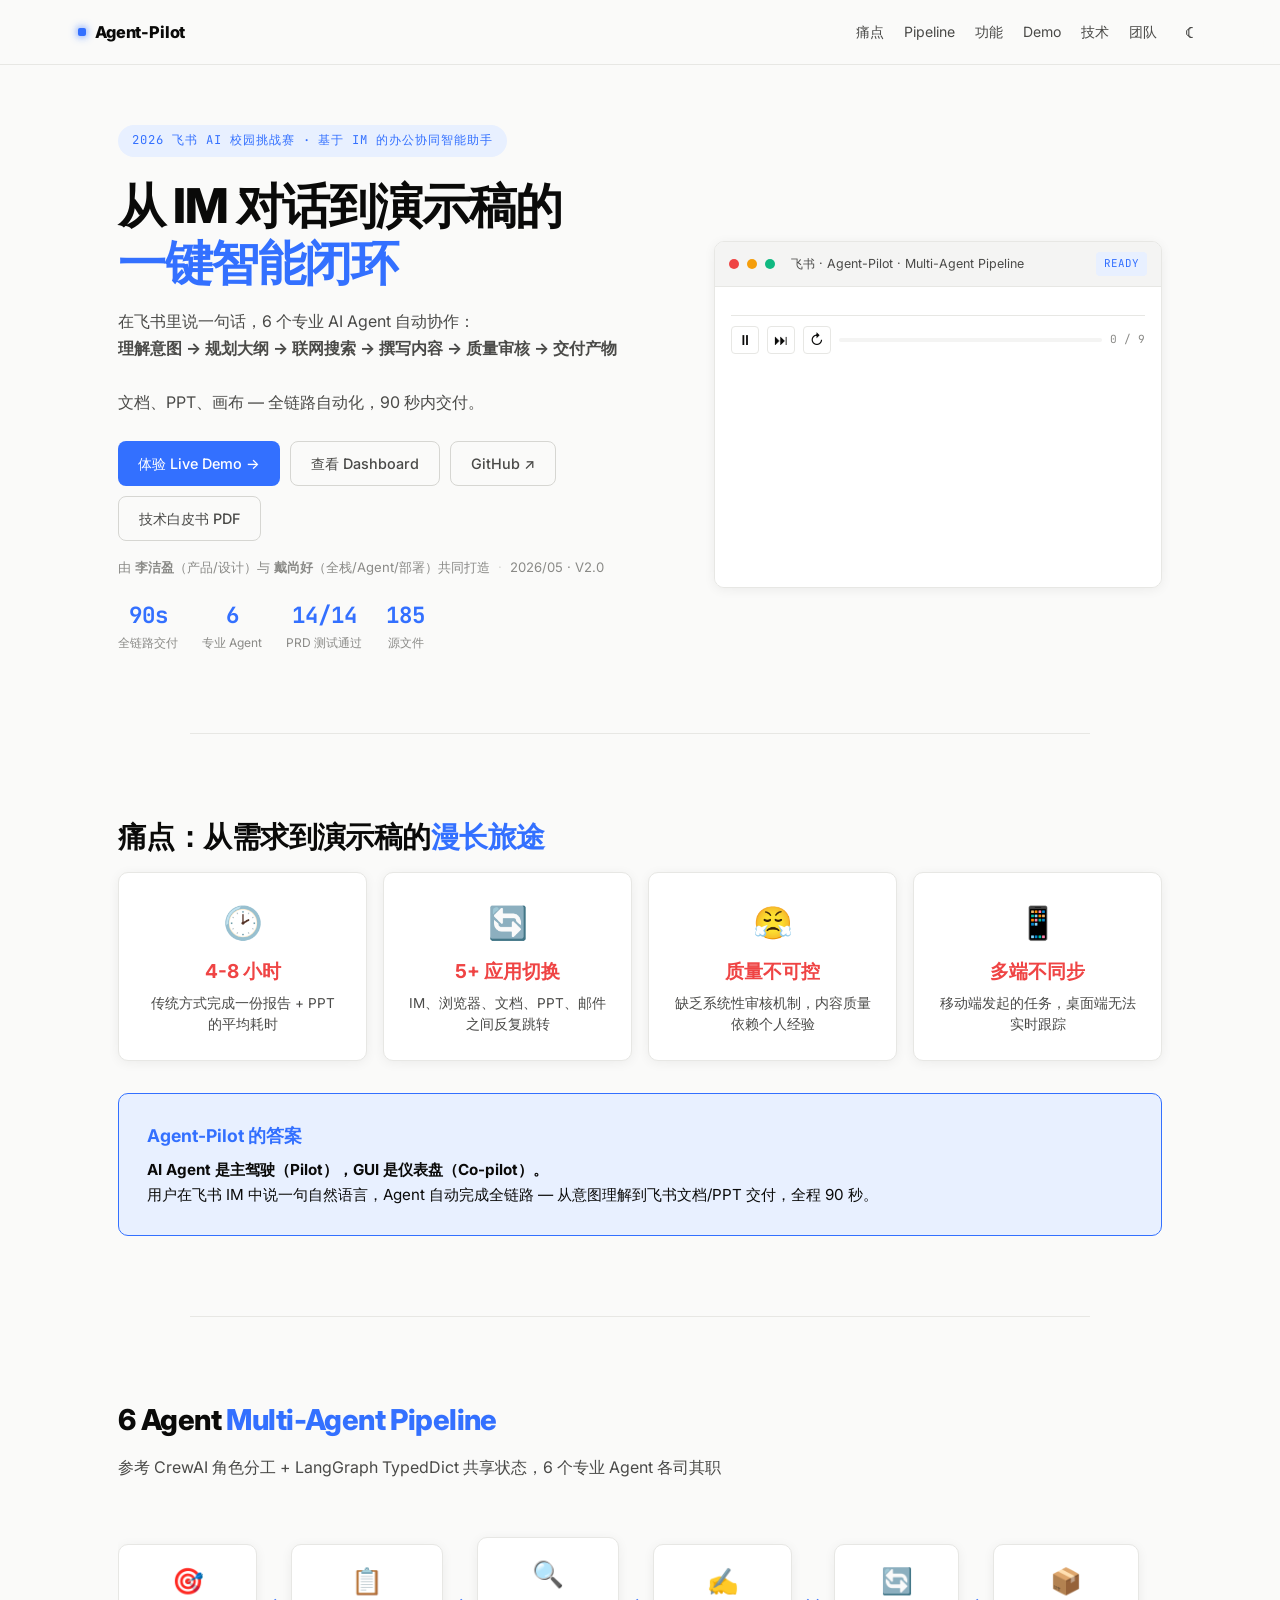
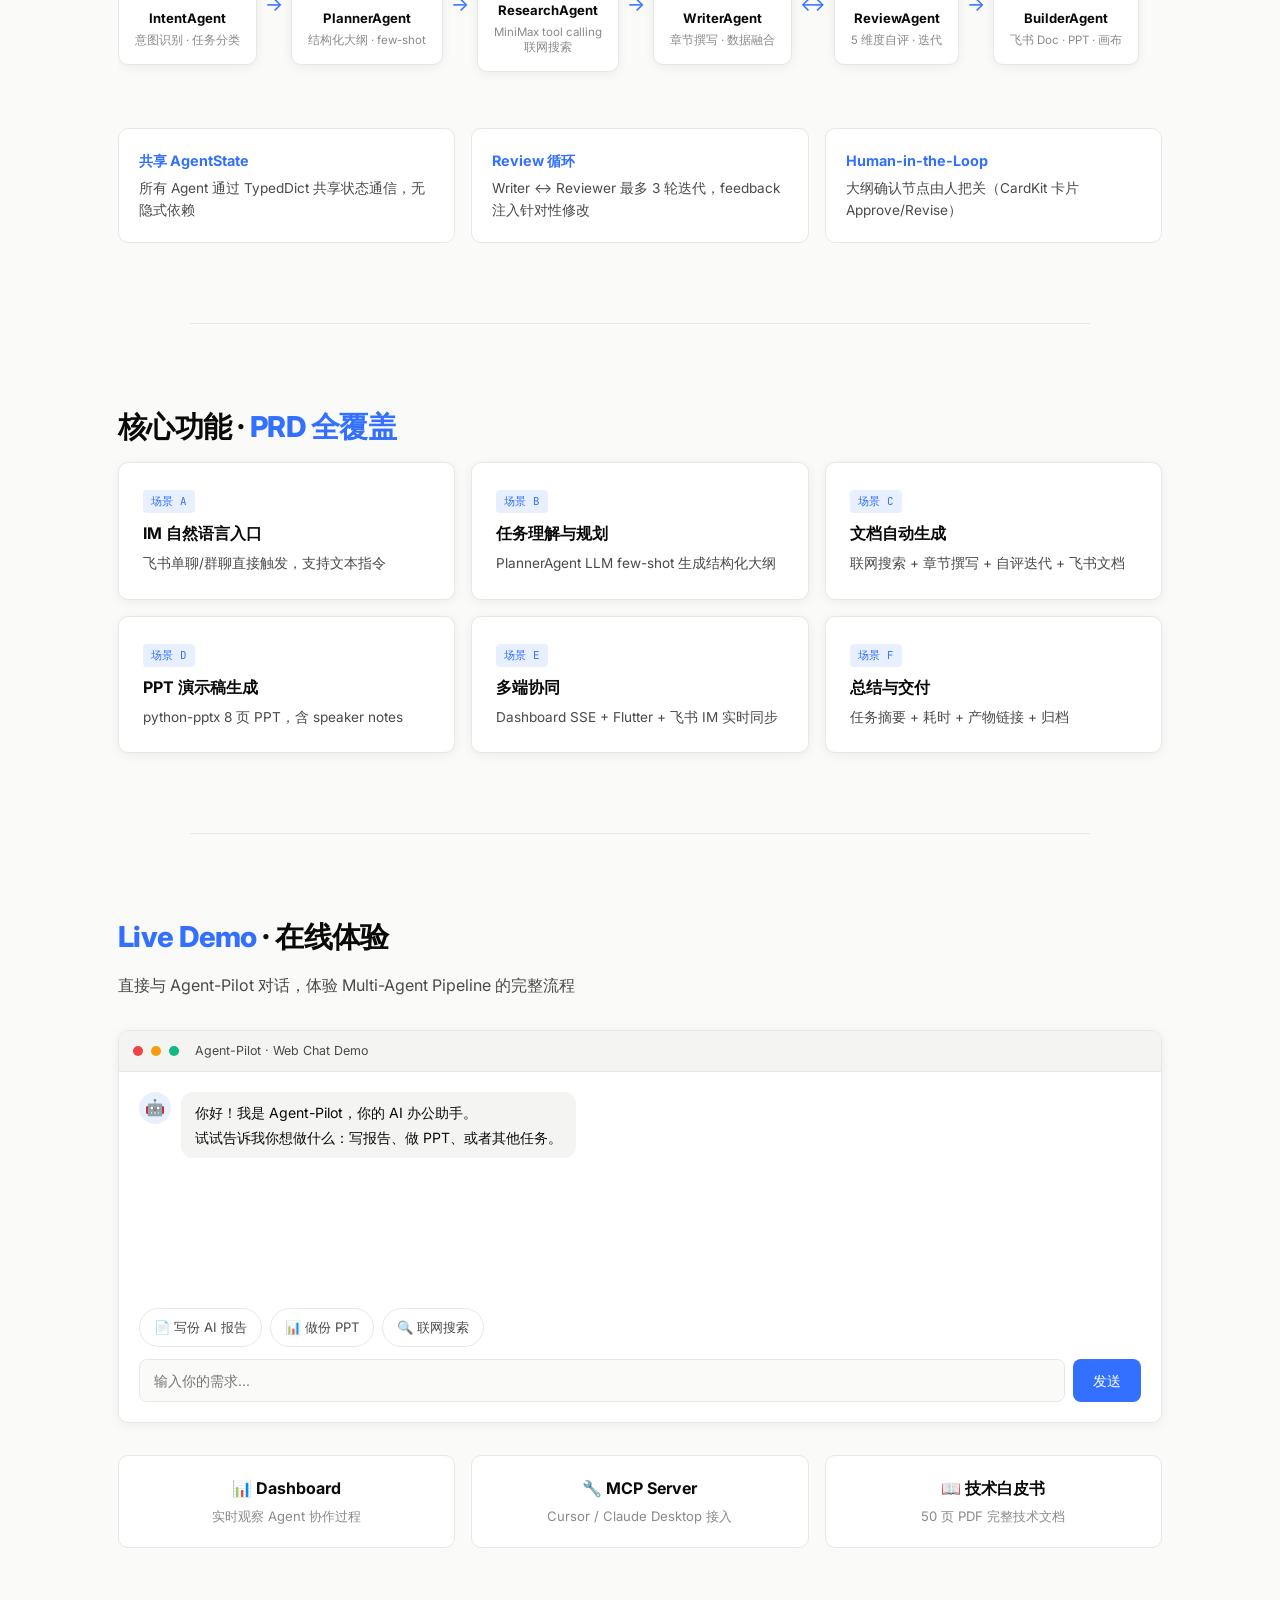
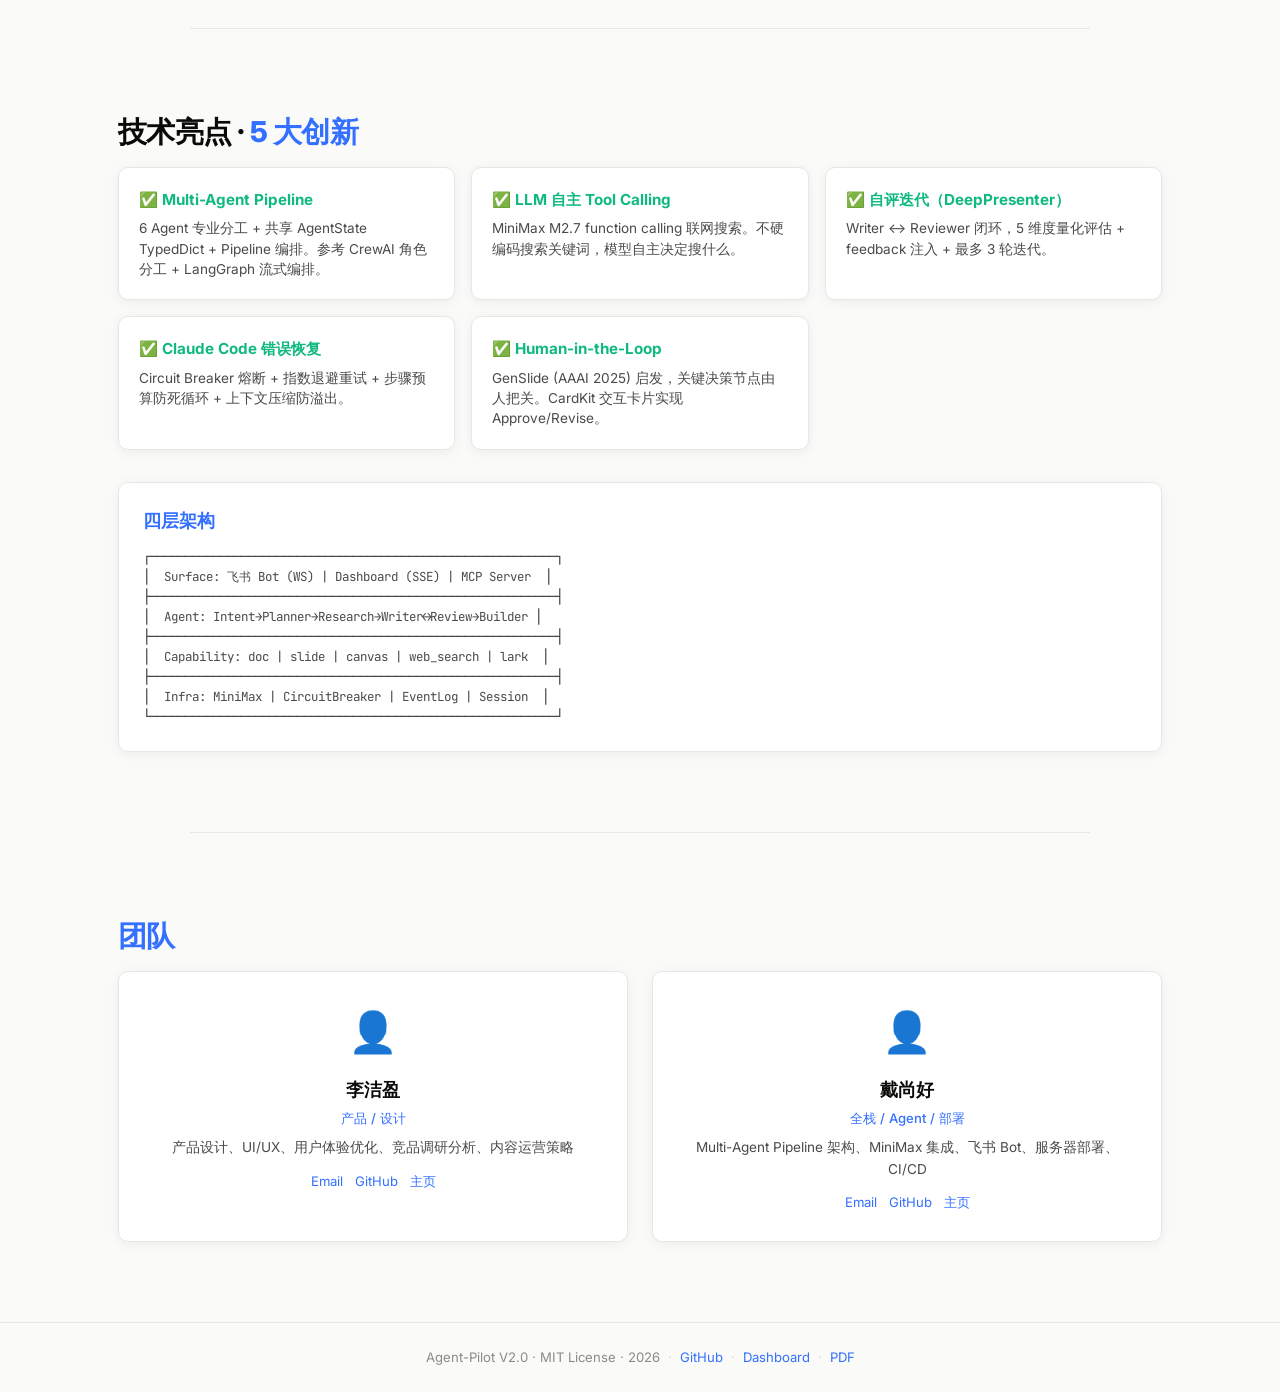
<file: website/index.html>
<!doctype html>
<html lang="zh-CN">
<head>
<meta charset="utf-8">
<meta name="viewport" content="width=device-width,initial-scale=1">
<title>Agent-Pilot · 从 IM 对话到演示稿的一键智能闭环</title>
<meta name="description" content="Agent-Pilot 是飞书 IM 上的 Multi-Agent 协同办公助手。6 个专业 AI Agent 协作，一句话完成从需求理解到文档/PPT 交付的全链路自动化。2026 飞书 AI 校园挑战赛参赛作品。">
<meta name="theme-color" content="#fafaf9">
<link rel="preconnect" href="https://fonts.googleapis.com">
<link rel="preconnect" href="https://fonts.gstatic.com" crossorigin>
<link href="https://fonts.googleapis.com/css2?family=Inter:wght@300;400;500;600;700;800&family=JetBrains+Mono:wght@400;500;600&display=swap" rel="stylesheet">
<link rel="stylesheet" href="style.css">
</head>
<body>

<!-- Nav -->
<nav class="topbar">
  <div class="inner">
    <a href="#top" class="logo"><span class="dot"></span>Agent-Pilot</a>
    <div class="links">
      <a href="#problem">痛点</a>
      <a href="#pipeline">Pipeline</a>
      <a href="#features">功能</a>
      <a href="#demo">Demo</a>
      <a href="#tech">技术</a>
      <a href="#team">团队</a>
      <button class="theme-btn" id="themeToggle" aria-label="Toggle theme">&#9790;</button>
    </div>
  </div>
</nav>

<!-- Hero -->
<section id="top" class="hero container">
  <div class="tag">2026 飞书 AI 校园挑战赛 · 基于 IM 的办公协同智能助手</div>
  <div class="hero-grid">
    <div>
      <h1>从 IM 对话到演示稿的<br/><em>一键智能闭环</em></h1>
      <p class="subtitle">
        在飞书里说一句话，6 个专业 AI Agent 自动协作：<br/>
        <strong>理解意图 &rarr; 规划大纲 &rarr; 联网搜索 &rarr; 撰写内容 &rarr; 质量审核 &rarr; 交付产物</strong><br/><br/>
        文档、PPT、画布 &mdash; 全链路自动化，90 秒内交付。
      </p>
      <div class="cta-row">
        <a href="#demo" class="btn btn-primary">体验 Live Demo &rarr;</a>
        <a href="/dashboard" class="btn btn-ghost">查看 Dashboard</a>
        <a href="https://github.com/bcefghj/Agent-Pilot" target="_blank" rel="noopener" class="btn btn-ghost">GitHub &nearr;</a>
        <a href="/agent_pilot_report.pdf" class="btn btn-ghost">技术白皮书 PDF</a>
      </div>
      <div class="meta-row">
        <span>由 <strong>李洁盈</strong>（产品/设计）与 <strong>戴尚好</strong>（全栈/Agent/部署）共同打造</span>
        <span class="sep">&middot;</span>
        <span>2026/05 &middot; V2.0</span>
      </div>
      <div class="stats" id="heroStats"></div>
    </div>

    <div class="imsim-frame">
      <div class="imsim-bar">
        <span class="dot r"></span><span class="dot y"></span><span class="dot g"></span>
        <span class="title">飞书 &middot; Agent-Pilot &middot; Multi-Agent Pipeline</span>
        <span class="badge" id="simStateBadge">READY</span>
      </div>
      <div class="imsim-body">
        <div class="imsim-stream" id="simStream"></div>
        <div class="imsim-controls">
          <button id="simPlay" title="播放/暂停">&#9654;</button>
          <button id="simStep" title="单步">&#9197;</button>
          <button id="simReset" title="重播">&#8635;</button>
          <div class="progress"><i id="simProgress"></i></div>
          <span class="label" id="simLabel">0 / 0</span>
        </div>
      </div>
    </div>
  </div>
</section>

<div class="divider"></div>

<!-- Problem -->
<section id="problem" class="container reveal">
  <h2 class="section-title">痛点：从需求到演示稿的<em>漫长旅途</em></h2>
  <div class="pain-grid">
    <div class="pain-card">
      <div class="pain-icon">&#128337;</div>
      <h3>4-8 小时</h3>
      <p>传统方式完成一份报告 + PPT 的平均耗时</p>
    </div>
    <div class="pain-card">
      <div class="pain-icon">&#128260;</div>
      <h3>5+ 应用切换</h3>
      <p>IM、浏览器、文档、PPT、邮件之间反复跳转</p>
    </div>
    <div class="pain-card">
      <div class="pain-icon">&#128548;</div>
      <h3>质量不可控</h3>
      <p>缺乏系统性审核机制，内容质量依赖个人经验</p>
    </div>
    <div class="pain-card">
      <div class="pain-icon">&#128241;</div>
      <h3>多端不同步</h3>
      <p>移动端发起的任务，桌面端无法实时跟踪</p>
    </div>
  </div>
  <div class="solution-box reveal">
    <h3>Agent-Pilot 的答案</h3>
    <p><strong>AI Agent 是主驾驶（Pilot），GUI 是仪表盘（Co-pilot）。</strong><br/>
    用户在飞书 IM 中说一句自然语言，Agent 自动完成全链路 &mdash; 从意图理解到飞书文档/PPT 交付，全程 90 秒。</p>
  </div>
</section>

<div class="divider"></div>

<!-- Pipeline -->
<section id="pipeline" class="container reveal">
  <h2 class="section-title">6 Agent <em>Multi-Agent Pipeline</em></h2>
  <p class="section-desc">参考 CrewAI 角色分工 + LangGraph TypedDict 共享状态，6 个专业 Agent 各司其职</p>

  <div class="pipeline-flow">
    <div class="agent-node" data-agent="intent">
      <div class="agent-icon">&#127919;</div>
      <h4>IntentAgent</h4>
      <p>意图识别 &middot; 任务分类</p>
    </div>
    <div class="pipe-arrow">&rarr;</div>
    <div class="agent-node" data-agent="planner">
      <div class="agent-icon">&#128203;</div>
      <h4>PlannerAgent</h4>
      <p>结构化大纲 &middot; few-shot</p>
    </div>
    <div class="pipe-arrow">&rarr;</div>
    <div class="agent-node" data-agent="research">
      <div class="agent-icon">&#128269;</div>
      <h4>ResearchAgent</h4>
      <p>MiniMax tool calling<br/>联网搜索</p>
    </div>
    <div class="pipe-arrow">&rarr;</div>
    <div class="agent-node" data-agent="writer">
      <div class="agent-icon">&#9997;&#65039;</div>
      <h4>WriterAgent</h4>
      <p>章节撰写 &middot; 数据融合</p>
    </div>
    <div class="pipe-arrow">&harr;</div>
    <div class="agent-node" data-agent="review">
      <div class="agent-icon">&#128260;</div>
      <h4>ReviewAgent</h4>
      <p>5 维度自评 &middot; 迭代</p>
    </div>
    <div class="pipe-arrow">&rarr;</div>
    <div class="agent-node" data-agent="builder">
      <div class="agent-icon">&#128230;</div>
      <h4>BuilderAgent</h4>
      <p>飞书 Doc &middot; PPT &middot; 画布</p>
    </div>
  </div>

  <div class="pipeline-detail reveal">
    <div class="detail-card">
      <h4>共享 AgentState</h4>
      <p>所有 Agent 通过 TypedDict 共享状态通信，无隐式依赖</p>
    </div>
    <div class="detail-card">
      <h4>Review 循环</h4>
      <p>Writer &harr; Reviewer 最多 3 轮迭代，feedback 注入针对性修改</p>
    </div>
    <div class="detail-card">
      <h4>Human-in-the-Loop</h4>
      <p>大纲确认节点由人把关（CardKit 卡片 Approve/Revise）</p>
    </div>
  </div>
</section>

<div class="divider"></div>

<!-- Features -->
<section id="features" class="container reveal">
  <h2 class="section-title">核心功能 &middot; <em>PRD 全覆盖</em></h2>
  <div class="feature-grid">
    <div class="feature-card">
      <span class="f-badge">场景 A</span>
      <h4>IM 自然语言入口</h4>
      <p>飞书单聊/群聊直接触发，支持文本指令</p>
    </div>
    <div class="feature-card">
      <span class="f-badge">场景 B</span>
      <h4>任务理解与规划</h4>
      <p>PlannerAgent LLM few-shot 生成结构化大纲</p>
    </div>
    <div class="feature-card">
      <span class="f-badge">场景 C</span>
      <h4>文档自动生成</h4>
      <p>联网搜索 + 章节撰写 + 自评迭代 + 飞书文档</p>
    </div>
    <div class="feature-card">
      <span class="f-badge">场景 D</span>
      <h4>PPT 演示稿生成</h4>
      <p>python-pptx 8 页 PPT，含 speaker notes</p>
    </div>
    <div class="feature-card">
      <span class="f-badge">场景 E</span>
      <h4>多端协同</h4>
      <p>Dashboard SSE + Flutter + 飞书 IM 实时同步</p>
    </div>
    <div class="feature-card">
      <span class="f-badge">场景 F</span>
      <h4>总结与交付</h4>
      <p>任务摘要 + 耗时 + 产物链接 + 归档</p>
    </div>
  </div>
</section>

<div class="divider"></div>

<!-- Demo -->
<section id="demo" class="container reveal">
  <h2 class="section-title"><em>Live Demo</em> &middot; 在线体验</h2>
  <p class="section-desc">直接与 Agent-Pilot 对话，体验 Multi-Agent Pipeline 的完整流程</p>

  <div class="demo-frame">
    <div class="demo-bar">
      <span class="dot r"></span><span class="dot y"></span><span class="dot g"></span>
      <span class="title">Agent-Pilot &middot; Web Chat Demo</span>
    </div>
    <div class="demo-body">
      <div class="chat-messages" id="chatMessages">
        <div class="msg bot">
          <div class="msg-avatar">&#129302;</div>
          <div class="msg-content">
            <p>你好！我是 Agent-Pilot，你的 AI 办公助手。</p>
            <p>试试告诉我你想做什么：写报告、做 PPT、或者其他任务。</p>
          </div>
        </div>
      </div>
      <div class="chat-suggestions">
        <button class="suggest-btn" data-msg="帮我写一份 AI Agent 技术报告">&#128196; 写份 AI 报告</button>
        <button class="suggest-btn" data-msg="做一份 8 页飞书开放平台 PPT">&#128202; 做份 PPT</button>
        <button class="suggest-btn" data-msg="搜索 2026 年 AI Agent 最新进展">&#128269; 联网搜索</button>
      </div>
      <div class="chat-input-row">
        <input type="text" id="chatInput" placeholder="输入你的需求..." autocomplete="off">
        <button id="chatSend" class="btn btn-primary">发送</button>
      </div>
    </div>
  </div>

  <div class="demo-links reveal">
    <a href="/dashboard" class="demo-link-card">
      <h4>&#128202; Dashboard</h4>
      <p>实时观察 Agent 协作过程</p>
    </a>
    <a href="/sse" class="demo-link-card">
      <h4>&#128295; MCP Server</h4>
      <p>Cursor / Claude Desktop 接入</p>
    </a>
    <a href="/agent_pilot_report.pdf" class="demo-link-card">
      <h4>&#128214; 技术白皮书</h4>
      <p>50 页 PDF 完整技术文档</p>
    </a>
  </div>
</section>

<div class="divider"></div>

<!-- Tech -->
<section id="tech" class="container reveal">
  <h2 class="section-title">技术亮点 &middot; <em>5 大创新</em></h2>
  <div class="tech-grid">
    <div class="tech-card">
      <h4>&#9989; Multi-Agent Pipeline</h4>
      <p>6 Agent 专业分工 + 共享 AgentState TypedDict + Pipeline 编排。参考 CrewAI 角色分工 + LangGraph 流式编排。</p>
    </div>
    <div class="tech-card">
      <h4>&#9989; LLM 自主 Tool Calling</h4>
      <p>MiniMax M2.7 function calling 联网搜索。不硬编码搜索关键词，模型自主决定搜什么。</p>
    </div>
    <div class="tech-card">
      <h4>&#9989; 自评迭代（DeepPresenter）</h4>
      <p>Writer &harr; Reviewer 闭环，5 维度量化评估 + feedback 注入 + 最多 3 轮迭代。</p>
    </div>
    <div class="tech-card">
      <h4>&#9989; Claude Code 错误恢复</h4>
      <p>Circuit Breaker 熔断 + 指数退避重试 + 步骤预算防死循环 + 上下文压缩防溢出。</p>
    </div>
    <div class="tech-card">
      <h4>&#9989; Human-in-the-Loop</h4>
      <p>GenSlide (AAAI 2025) 启发，关键决策节点由人把关。CardKit 交互卡片实现 Approve/Revise。</p>
    </div>
  </div>

  <div class="arch-box reveal">
    <h3>四层架构</h3>
    <pre class="arch-diagram">
&#9484;&#9472;&#9472;&#9472;&#9472;&#9472;&#9472;&#9472;&#9472;&#9472;&#9472;&#9472;&#9472;&#9472;&#9472;&#9472;&#9472;&#9472;&#9472;&#9472;&#9472;&#9472;&#9472;&#9472;&#9472;&#9472;&#9472;&#9472;&#9472;&#9472;&#9472;&#9472;&#9472;&#9472;&#9472;&#9472;&#9472;&#9472;&#9472;&#9472;&#9472;&#9472;&#9472;&#9472;&#9472;&#9472;&#9472;&#9472;&#9472;&#9472;&#9472;&#9472;&#9472;&#9472;&#9472;&#9472;&#9472;&#9472;&#9472;&#9488;
&#9474;  Surface: &#39134;&#20070; Bot (WS) | Dashboard (SSE) | MCP Server  &#9474;
&#9500;&#9472;&#9472;&#9472;&#9472;&#9472;&#9472;&#9472;&#9472;&#9472;&#9472;&#9472;&#9472;&#9472;&#9472;&#9472;&#9472;&#9472;&#9472;&#9472;&#9472;&#9472;&#9472;&#9472;&#9472;&#9472;&#9472;&#9472;&#9472;&#9472;&#9472;&#9472;&#9472;&#9472;&#9472;&#9472;&#9472;&#9472;&#9472;&#9472;&#9472;&#9472;&#9472;&#9472;&#9472;&#9472;&#9472;&#9472;&#9472;&#9472;&#9472;&#9472;&#9472;&#9472;&#9472;&#9472;&#9472;&#9472;&#9472;&#9508;
&#9474;  Agent: Intent&#8594;Planner&#8594;Research&#8594;Writer&#8596;Review&#8594;Builder &#9474;
&#9500;&#9472;&#9472;&#9472;&#9472;&#9472;&#9472;&#9472;&#9472;&#9472;&#9472;&#9472;&#9472;&#9472;&#9472;&#9472;&#9472;&#9472;&#9472;&#9472;&#9472;&#9472;&#9472;&#9472;&#9472;&#9472;&#9472;&#9472;&#9472;&#9472;&#9472;&#9472;&#9472;&#9472;&#9472;&#9472;&#9472;&#9472;&#9472;&#9472;&#9472;&#9472;&#9472;&#9472;&#9472;&#9472;&#9472;&#9472;&#9472;&#9472;&#9472;&#9472;&#9472;&#9472;&#9472;&#9472;&#9472;&#9472;&#9472;&#9508;
&#9474;  Capability: doc | slide | canvas | web_search | lark  &#9474;
&#9500;&#9472;&#9472;&#9472;&#9472;&#9472;&#9472;&#9472;&#9472;&#9472;&#9472;&#9472;&#9472;&#9472;&#9472;&#9472;&#9472;&#9472;&#9472;&#9472;&#9472;&#9472;&#9472;&#9472;&#9472;&#9472;&#9472;&#9472;&#9472;&#9472;&#9472;&#9472;&#9472;&#9472;&#9472;&#9472;&#9472;&#9472;&#9472;&#9472;&#9472;&#9472;&#9472;&#9472;&#9472;&#9472;&#9472;&#9472;&#9472;&#9472;&#9472;&#9472;&#9472;&#9472;&#9472;&#9472;&#9472;&#9472;&#9472;&#9508;
&#9474;  Infra: MiniMax | CircuitBreaker | EventLog | Session  &#9474;
&#9492;&#9472;&#9472;&#9472;&#9472;&#9472;&#9472;&#9472;&#9472;&#9472;&#9472;&#9472;&#9472;&#9472;&#9472;&#9472;&#9472;&#9472;&#9472;&#9472;&#9472;&#9472;&#9472;&#9472;&#9472;&#9472;&#9472;&#9472;&#9472;&#9472;&#9472;&#9472;&#9472;&#9472;&#9472;&#9472;&#9472;&#9472;&#9472;&#9472;&#9472;&#9472;&#9472;&#9472;&#9472;&#9472;&#9472;&#9472;&#9472;&#9472;&#9472;&#9472;&#9472;&#9472;&#9472;&#9472;&#9472;&#9472;&#9472;&#9496;</pre>
  </div>
</section>

<div class="divider"></div>

<!-- Team -->
<section id="team" class="container reveal">
  <h2 class="section-title"><em>团队</em></h2>
  <div class="team-grid">
    <div class="team-card">
      <div class="avatar-placeholder">&#128100;</div>
      <h4>李洁盈</h4>
      <span class="role">产品 / 设计</span>
      <p>产品设计、UI/UX、用户体验优化、竞品调研分析、内容运营策略</p>
      <div class="team-links">
        <a href="mailto:JieyingLiii@outlook.com">Email</a>
        <a href="https://github.com/Jane-0213" target="_blank">GitHub</a>
        <a href="https://janeliii.netlify.app" target="_blank">主页</a>
      </div>
    </div>
    <div class="team-card">
      <div class="avatar-placeholder">&#128100;</div>
      <h4>戴尚好</h4>
      <span class="role">全栈 / Agent / 部署</span>
      <p>Multi-Agent Pipeline 架构、MiniMax 集成、飞书 Bot、服务器部署、CI/CD</p>
      <div class="team-links">
        <a href="mailto:bcefghj@163.com">Email</a>
        <a href="https://github.com/bcefghj" target="_blank">GitHub</a>
        <a href="https://bcefghj.github.io" target="_blank">主页</a>
      </div>
    </div>
  </div>
</section>

<!-- Footer -->
<footer class="footer">
  <div class="inner">
    <span>Agent-Pilot V2.0 &middot; MIT License &middot; 2026</span>
    <span class="sep">&middot;</span>
    <a href="https://github.com/bcefghj/Agent-Pilot" target="_blank">GitHub</a>
    <span class="sep">&middot;</span>
    <a href="/dashboard">Dashboard</a>
    <span class="sep">&middot;</span>
    <a href="/agent_pilot_report.pdf">PDF</a>
  </div>
</footer>

<script src="app.js"></script>
</body>
</html>
</file>
<file: website/style.css>
/* Agent-Pilot V2.0 · Editorial-Pro Style
 * Light theme + dark toggle; primary = Feishu Blue #3370FF */

:root {
  --bg: #fafaf9;
  --bg2: #ffffff;
  --bg3: #f4f4f3;
  --fg: #0a0a09;
  --fg2: #4a4a48;
  --fg3: #8a8a87;
  --line: #e7e7e4;
  --line2: #d6d6d2;
  --accent: #3370FF;
  --accent-soft: #e8f0ff;
  --accent-dark: #1E3A5F;
  --ok: #10B981;
  --warn: #F59E0B;
  --bad: #EF4444;
  --font: 'Inter', -apple-system, BlinkMacSystemFont, 'PingFang SC', 'Microsoft YaHei', sans-serif;
  --mono: 'JetBrains Mono', ui-monospace, SFMono-Regular, Menlo, monospace;
  --radius: 10px;
  --shadow: 0 2px 12px rgba(0,0,0,.06);
}
[data-theme="dark"] {
  --bg: #0a0a09;
  --bg2: #131311;
  --bg3: #1c1c1a;
  --fg: #f5f5f3;
  --fg2: #b9b9b3;
  --fg3: #767672;
  --line: #2a2a27;
  --line2: #3a3a36;
  --accent: #6699FF;
  --accent-soft: rgba(102,153,255,0.12);
  --accent-dark: #a0c0ff;
  --shadow: 0 2px 12px rgba(0,0,0,.3);
}

* { box-sizing: border-box; margin: 0; padding: 0; }
html { scroll-behavior: smooth; }
body {
  font-family: var(--font);
  background: var(--bg);
  color: var(--fg);
  line-height: 1.6;
  -webkit-font-smoothing: antialiased;
}
a { color: inherit; text-decoration: none; }
button { font: inherit; color: inherit; cursor: pointer; background: none; border: 0; }

/* Layout */
.container { max-width: 1100px; margin: 0 auto; padding: 80px 28px; }
.divider { height: 1px; background: var(--line); width: min(900px, calc(100% - 56px)); margin: 0 auto; }

/* Nav */
.topbar {
  position: sticky; top: 0; z-index: 100;
  background: color-mix(in srgb, var(--bg) 88%, transparent);
  backdrop-filter: saturate(180%) blur(14px);
  -webkit-backdrop-filter: saturate(180%) blur(14px);
  border-bottom: 1px solid var(--line);
}
.topbar .inner {
  max-width: 1180px; margin: 0 auto; padding: 14px 28px;
  display: flex; align-items: center; justify-content: space-between; gap: 24px;
}
.topbar .logo {
  display: inline-flex; align-items: center; gap: 9px;
  font-weight: 800; font-size: 1.02rem; letter-spacing: -.01em;
}
.topbar .logo .dot {
  width: 8px; height: 8px; border-radius: 2px;
  background: var(--accent); box-shadow: 0 0 8px var(--accent);
  animation: blink 1.6s infinite;
}
@keyframes blink { 0%,100%{opacity:1} 50%{opacity:.35} }
.topbar .links { display: flex; align-items: center; gap: 20px; font-size: .88rem; color: var(--fg2); }
.topbar .links a:hover { color: var(--accent); }
.theme-btn { font-size: 1.1rem; padding: 4px 8px; border-radius: 6px; }
.theme-btn:hover { background: var(--bg3); }

/* Buttons */
.btn {
  display: inline-flex; align-items: center; gap: 6px;
  padding: 10px 20px; border-radius: 8px; font-weight: 500; font-size: .9rem;
  transition: all .2s;
}
.btn-primary { background: var(--accent); color: #fff; }
.btn-primary:hover { background: #2060ee; transform: translateY(-1px); box-shadow: 0 4px 12px rgba(51,112,255,.3); }
.btn-ghost { border: 1px solid var(--line2); color: var(--fg2); }
.btn-ghost:hover { border-color: var(--accent); color: var(--accent); }

/* Hero */
.hero { padding-top: 60px; }
.hero .tag {
  font-family: var(--mono); font-size: .76rem; color: var(--accent);
  letter-spacing: .08em; margin-bottom: 20px;
  padding: 6px 14px; background: var(--accent-soft); border-radius: 20px;
  display: inline-block;
}
.hero-grid { display: grid; grid-template-columns: 1.1fr 0.9fr; gap: 48px; align-items: center; }
@media (max-width: 768px) { .hero-grid { grid-template-columns: 1fr; } }
.hero h1 { font-size: clamp(2rem, 4.5vw, 3rem); font-weight: 800; letter-spacing: -.03em; line-height: 1.2; margin-bottom: 16px; }
.hero h1 em { font-style: normal; color: var(--accent); }
.hero .subtitle { color: var(--fg2); font-size: 1rem; line-height: 1.7; margin-bottom: 24px; }
.cta-row { display: flex; flex-wrap: wrap; gap: 10px; margin-bottom: 16px; }
.meta-row { font-size: .82rem; color: var(--fg3); display: flex; align-items: center; gap: 8px; flex-wrap: wrap; }
.meta-row .sep { color: var(--line2); }
.stats { display: flex; gap: 24px; margin-top: 20px; }
.stats .stat { text-align: center; }
.stats .stat .v { font-size: 1.4rem; font-weight: 700; color: var(--accent); font-family: var(--mono); }
.stats .stat .k { font-size: .75rem; color: var(--fg3); }

/* IM Simulator */
.imsim-frame {
  border: 1px solid var(--line); border-radius: var(--radius);
  overflow: hidden; box-shadow: var(--shadow);
}
.imsim-bar {
  background: var(--bg3); padding: 10px 14px;
  display: flex; align-items: center; gap: 8px; font-size: .78rem;
  border-bottom: 1px solid var(--line);
}
.imsim-bar .dot { width: 10px; height: 10px; border-radius: 50%; }
.imsim-bar .dot.r { background: #EF4444; }
.imsim-bar .dot.y { background: #F59E0B; }
.imsim-bar .dot.g { background: #10B981; }
.imsim-bar .title { flex: 1; color: var(--fg2); margin-left: 8px; }
.imsim-bar .badge {
  font-family: var(--mono); font-size: .68rem; padding: 3px 8px;
  background: var(--accent-soft); color: var(--accent); border-radius: 4px;
}
.imsim-body { background: var(--bg2); padding: 16px; min-height: 300px; max-height: 360px; overflow-y: auto; }
.imsim-stream { display: flex; flex-direction: column; gap: 10px; }
.imsim-controls {
  display: flex; align-items: center; gap: 8px; margin-top: 12px; padding-top: 10px;
  border-top: 1px solid var(--line);
}
.imsim-controls button {
  width: 28px; height: 28px; border-radius: 4px; font-size: .9rem;
  border: 1px solid var(--line); display: flex; align-items: center; justify-content: center;
}
.imsim-controls button:hover { background: var(--accent-soft); color: var(--accent); }
.imsim-controls .progress { flex: 1; height: 4px; background: var(--bg3); border-radius: 2px; overflow: hidden; }
.imsim-controls .progress i { display: block; height: 100%; background: var(--accent); width: 0; transition: width .3s; }
.imsim-controls .label { font-family: var(--mono); font-size: .7rem; color: var(--fg3); }

/* Sim message bubbles */
.sim-msg { padding: 8px 12px; border-radius: 8px; font-size: .85rem; max-width: 85%; animation: fadeUp .3s ease; }
.sim-msg.user { background: var(--accent-soft); color: var(--accent-dark); align-self: flex-end; }
.sim-msg.bot { background: var(--bg3); color: var(--fg); align-self: flex-start; }
.sim-msg.agent { background: #f0fdf4; color: #166534; align-self: flex-start; border-left: 3px solid var(--ok); }
[data-theme="dark"] .sim-msg.agent { background: rgba(16,185,129,.1); color: #6ee7b7; }
@keyframes fadeUp { from { opacity:0; transform:translateY(8px); } to { opacity:1; transform:translateY(0); } }

/* Section titles */
.section-title { font-size: 1.8rem; font-weight: 800; letter-spacing: -.02em; margin-bottom: 12px; }
.section-title em { font-style: normal; color: var(--accent); }
.section-desc { color: var(--fg2); font-size: 1rem; margin-bottom: 32px; }

/* Pain cards */
.pain-grid { display: grid; grid-template-columns: repeat(auto-fit, minmax(220px, 1fr)); gap: 16px; margin-bottom: 32px; }
.pain-card {
  background: var(--bg2); border: 1px solid var(--line); border-radius: var(--radius);
  padding: 24px; text-align: center; box-shadow: var(--shadow);
}
.pain-card .pain-icon { font-size: 2rem; margin-bottom: 8px; }
.pain-card h3 { font-size: 1.2rem; font-weight: 700; color: var(--bad); margin-bottom: 6px; }
.pain-card p { font-size: .85rem; color: var(--fg2); }

/* Solution box */
.solution-box {
  background: var(--accent-soft); border: 1px solid var(--accent);
  border-radius: var(--radius); padding: 28px; margin-top: 24px;
}
.solution-box h3 { color: var(--accent); font-size: 1.1rem; margin-bottom: 8px; }
.solution-box p { color: var(--fg); font-size: .95rem; }

/* Pipeline flow */
.pipeline-flow {
  display: flex; align-items: center; gap: 8px; overflow-x: auto;
  padding: 24px 0; margin-bottom: 32px;
}
.agent-node {
  flex-shrink: 0; background: var(--bg2); border: 1px solid var(--line);
  border-radius: var(--radius); padding: 16px; text-align: center;
  min-width: 120px; box-shadow: var(--shadow); transition: all .2s;
}
.agent-node:hover { border-color: var(--accent); transform: translateY(-2px); box-shadow: 0 4px 16px rgba(51,112,255,.15); }
.agent-node .agent-icon { font-size: 1.6rem; margin-bottom: 6px; }
.agent-node h4 { font-size: .82rem; font-weight: 700; color: var(--fg); margin-bottom: 4px; }
.agent-node p { font-size: .72rem; color: var(--fg3); line-height: 1.3; }
.pipe-arrow { font-size: 1.2rem; color: var(--accent); flex-shrink: 0; }

/* Pipeline detail */
.pipeline-detail { display: grid; grid-template-columns: repeat(auto-fit, minmax(240px, 1fr)); gap: 16px; }
.detail-card { background: var(--bg2); border: 1px solid var(--line); border-radius: var(--radius); padding: 20px; }
.detail-card h4 { font-size: .9rem; color: var(--accent); margin-bottom: 6px; }
.detail-card p { font-size: .85rem; color: var(--fg2); }

/* Feature grid */
.feature-grid { display: grid; grid-template-columns: repeat(auto-fit, minmax(280px, 1fr)); gap: 16px; }
.feature-card {
  background: var(--bg2); border: 1px solid var(--line); border-radius: var(--radius);
  padding: 24px; box-shadow: var(--shadow); transition: all .2s;
}
.feature-card:hover { border-color: var(--accent); }
.f-badge {
  display: inline-block; font-family: var(--mono); font-size: .68rem;
  padding: 3px 8px; background: var(--accent-soft); color: var(--accent);
  border-radius: 4px; margin-bottom: 8px;
}
.feature-card h4 { font-size: 1rem; font-weight: 700; margin-bottom: 6px; }
.feature-card p { font-size: .85rem; color: var(--fg2); }

/* Demo */
.demo-frame {
  border: 1px solid var(--line); border-radius: var(--radius);
  overflow: hidden; box-shadow: var(--shadow); margin-bottom: 32px;
}
.demo-bar {
  background: var(--bg3); padding: 10px 14px;
  display: flex; align-items: center; gap: 8px; font-size: .78rem;
  border-bottom: 1px solid var(--line);
}
.demo-bar .dot { width: 10px; height: 10px; border-radius: 50%; }
.demo-bar .dot.r { background: #EF4444; }
.demo-bar .dot.y { background: #F59E0B; }
.demo-bar .dot.g { background: #10B981; }
.demo-bar .title { flex: 1; color: var(--fg2); margin-left: 8px; }
.demo-body { background: var(--bg2); padding: 20px; }
.chat-messages { min-height: 200px; max-height: 400px; overflow-y: auto; margin-bottom: 16px; display: flex; flex-direction: column; gap: 12px; }
.msg { display: flex; gap: 10px; animation: fadeUp .3s ease; }
.msg.user { flex-direction: row-reverse; }
.msg-avatar { width: 32px; height: 32px; border-radius: 50%; background: var(--accent-soft); display: flex; align-items: center; justify-content: center; font-size: 1rem; flex-shrink: 0; }
.msg.user .msg-avatar { background: var(--bg3); }
.msg-content { background: var(--bg3); border-radius: 12px; padding: 10px 14px; max-width: 70%; font-size: .88rem; line-height: 1.5; }
.msg.user .msg-content { background: var(--accent); color: #fff; }
.msg-content p { margin-bottom: 4px; }
.msg-content p:last-child { margin-bottom: 0; }
.msg-content .agent-step { font-family: var(--mono); font-size: .76rem; color: var(--ok); margin-top: 6px; padding-top: 6px; border-top: 1px solid var(--line); }

.chat-suggestions { display: flex; gap: 8px; margin-bottom: 12px; flex-wrap: wrap; }
.suggest-btn {
  padding: 8px 14px; border-radius: 20px; font-size: .82rem;
  border: 1px solid var(--line); color: var(--fg2); transition: all .2s;
}
.suggest-btn:hover { border-color: var(--accent); color: var(--accent); background: var(--accent-soft); }

.chat-input-row { display: flex; gap: 8px; }
.chat-input-row input {
  flex: 1; padding: 10px 14px; border-radius: 8px;
  border: 1px solid var(--line); background: var(--bg); color: var(--fg);
  font-size: .9rem; outline: none; transition: border-color .2s;
}
.chat-input-row input:focus { border-color: var(--accent); }

/* Demo links */
.demo-links { display: grid; grid-template-columns: repeat(auto-fit, minmax(200px, 1fr)); gap: 16px; }
.demo-link-card {
  background: var(--bg2); border: 1px solid var(--line); border-radius: var(--radius);
  padding: 20px; text-align: center; transition: all .2s; text-decoration: none;
}
.demo-link-card:hover { border-color: var(--accent); transform: translateY(-2px); box-shadow: 0 4px 12px rgba(51,112,255,.1); }
.demo-link-card h4 { font-size: 1rem; margin-bottom: 4px; }
.demo-link-card p { font-size: .82rem; color: var(--fg3); }

/* Tech grid */
.tech-grid { display: grid; grid-template-columns: repeat(auto-fit, minmax(280px, 1fr)); gap: 16px; margin-bottom: 32px; }
.tech-card {
  background: var(--bg2); border: 1px solid var(--line); border-radius: var(--radius);
  padding: 20px; box-shadow: var(--shadow);
}
.tech-card h4 { font-size: .95rem; font-weight: 700; color: var(--ok); margin-bottom: 6px; }
.tech-card p { font-size: .85rem; color: var(--fg2); line-height: 1.5; }

/* Architecture box */
.arch-box {
  background: var(--bg2); border: 1px solid var(--line); border-radius: var(--radius);
  padding: 24px; box-shadow: var(--shadow);
}
.arch-box h3 { font-size: 1.1rem; color: var(--accent); margin-bottom: 12px; }
.arch-diagram { font-family: var(--mono); font-size: .78rem; line-height: 1.6; color: var(--fg2); overflow-x: auto; }

/* Team */
.team-grid { display: grid; grid-template-columns: repeat(auto-fit, minmax(280px, 1fr)); gap: 24px; }
.team-card {
  background: var(--bg2); border: 1px solid var(--line); border-radius: var(--radius);
  padding: 28px; text-align: center; box-shadow: var(--shadow);
}
.avatar-placeholder { font-size: 2.5rem; margin-bottom: 12px; }
.team-card h4 { font-size: 1.1rem; font-weight: 700; margin-bottom: 4px; }
.team-card .role { font-size: .82rem; color: var(--accent); font-weight: 500; display: block; margin-bottom: 8px; }
.team-card p { font-size: .85rem; color: var(--fg2); margin-bottom: 12px; }
.team-links { display: flex; justify-content: center; gap: 12px; font-size: .82rem; }
.team-links a { color: var(--accent); }
.team-links a:hover { text-decoration: underline; }

/* Footer */
.footer {
  border-top: 1px solid var(--line); padding: 24px 28px;
  font-size: .82rem; color: var(--fg3); text-align: center;
}
.footer .inner { display: flex; justify-content: center; align-items: center; gap: 8px; flex-wrap: wrap; }
.footer a { color: var(--accent); }
.footer .sep { color: var(--line2); }

/* Reveal animation */
.reveal { opacity: 0; transform: translateY(20px); transition: opacity .6s ease, transform .6s ease; }
.reveal.visible { opacity: 1; transform: translateY(0); }

/* Responsive */
@media (max-width: 768px) {
  .topbar .links { gap: 12px; font-size: .8rem; }
  .pipeline-flow { gap: 4px; }
  .agent-node { min-width: 90px; padding: 10px; }
  .pipe-arrow { font-size: .9rem; }
}
</file>
